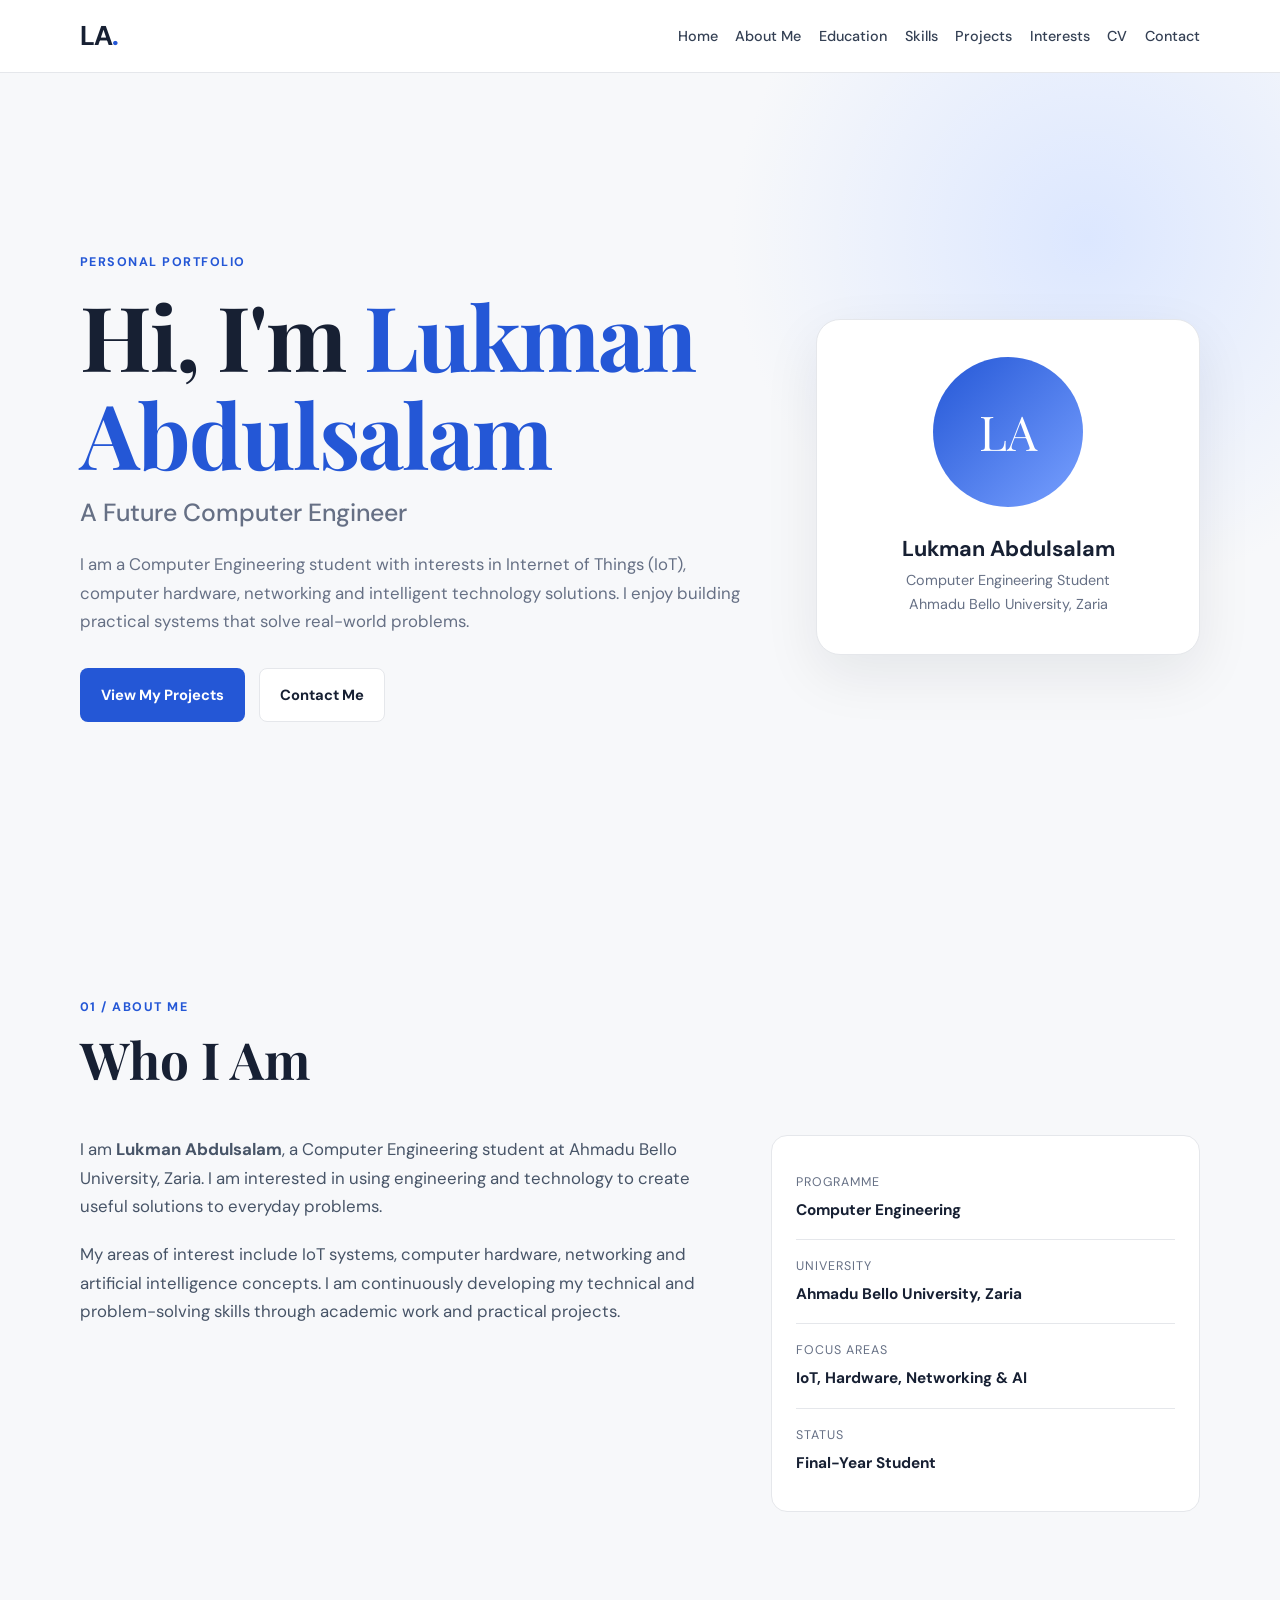
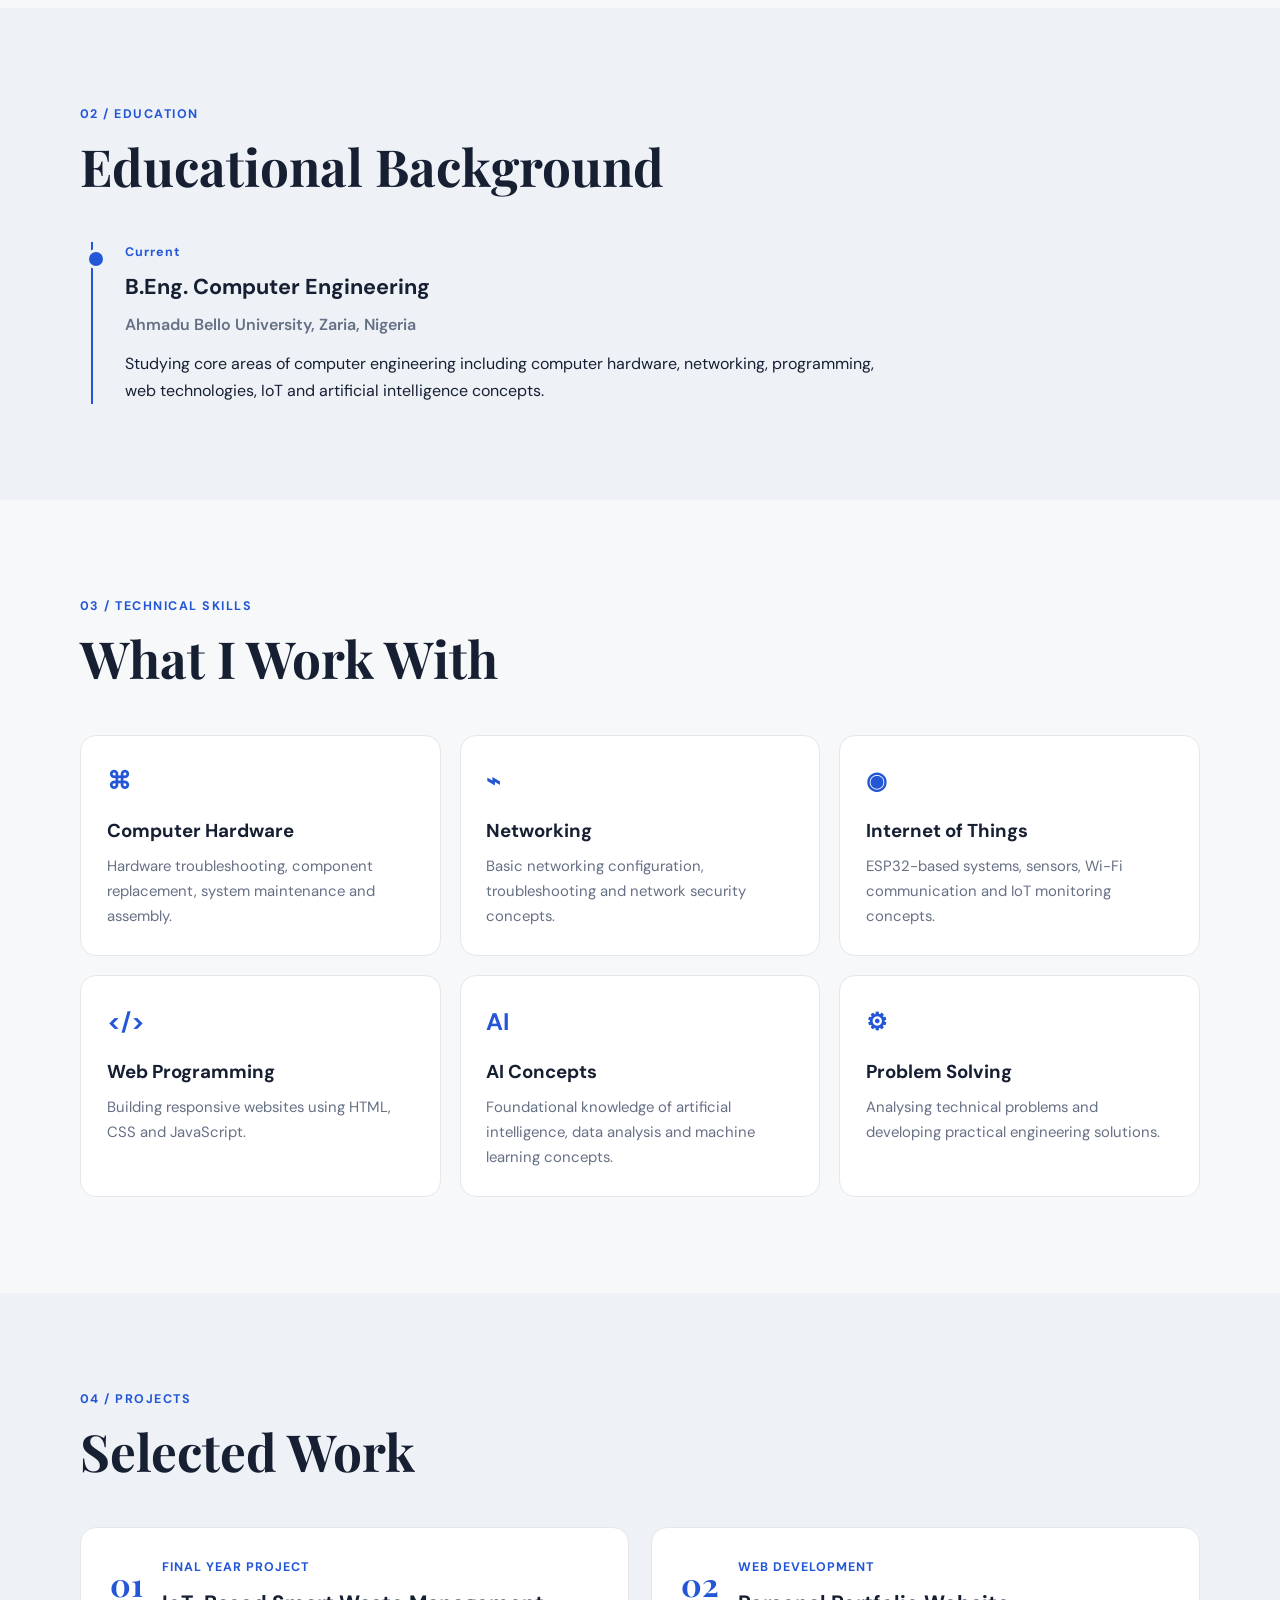
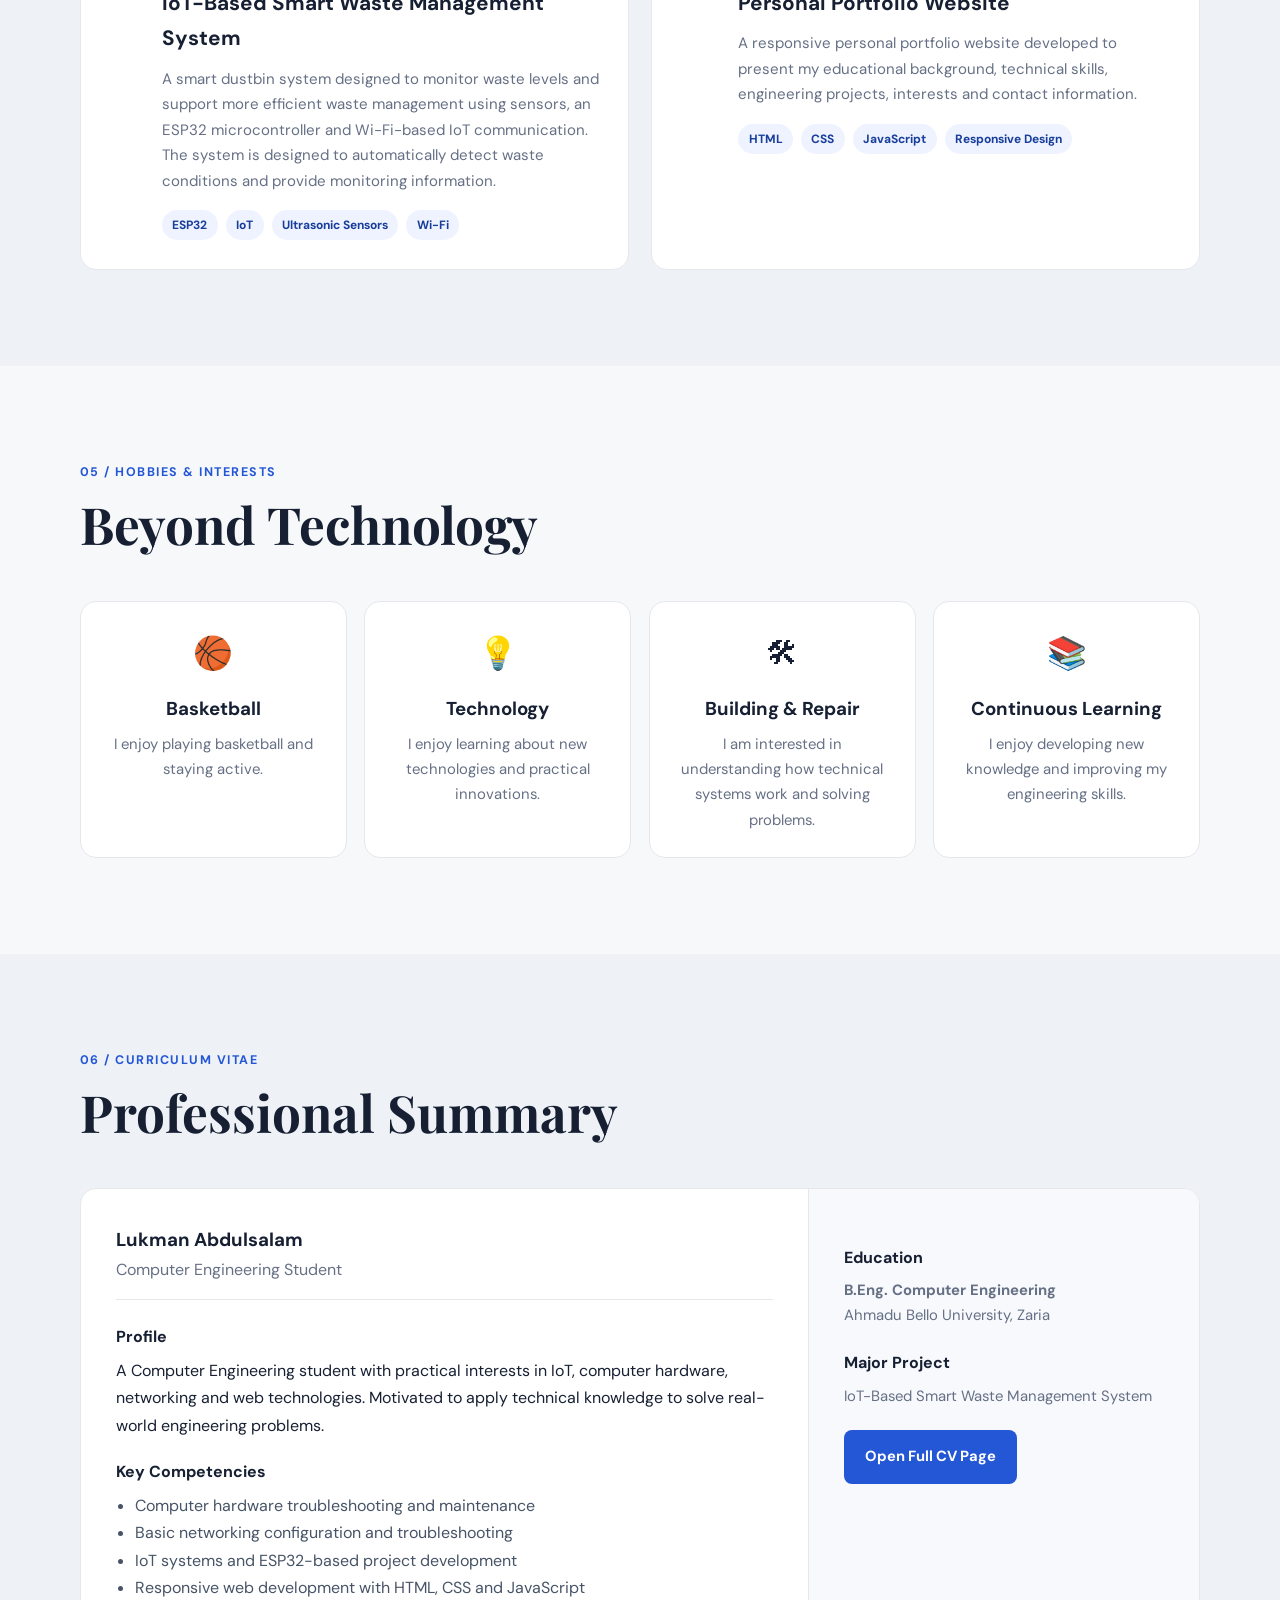
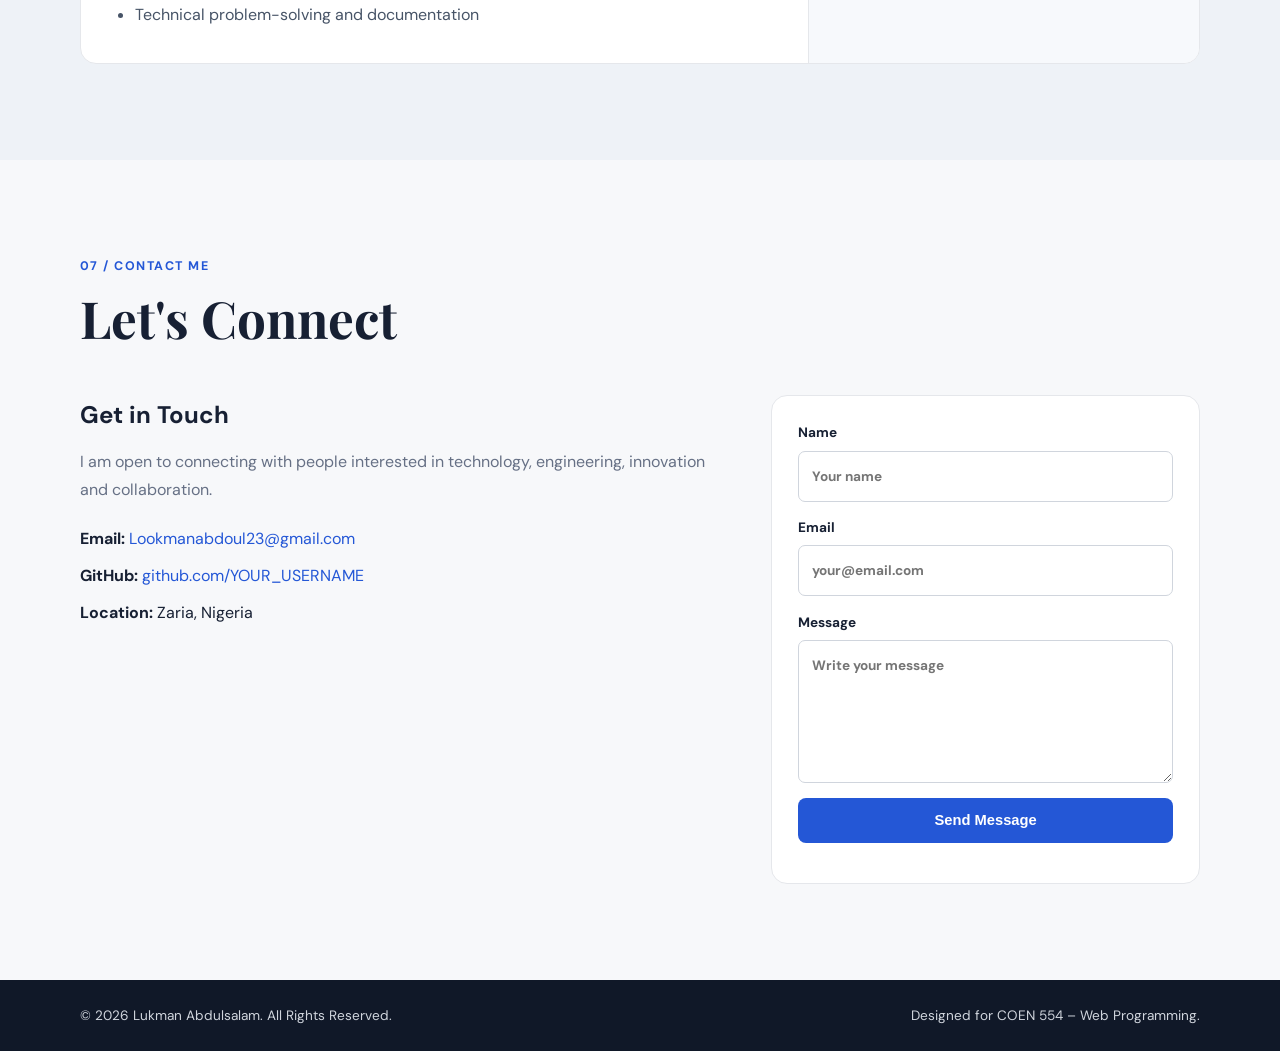
<file: index.html>
<!DOCTYPE html>
<html lang="en">
<head>
  <meta charset="UTF-8" />
  <meta name="viewport" content="width=device-width, initial-scale=1.0" />
  <meta name="description" content="Personal portfolio of Lukman Abdulsalam, a Computer Engineering student at Ahmadu Bello University, Zaria." />
  <title>Lukman Abdulsalam | Computer Engineer Portfolio</title>
  <link rel="stylesheet" href="style.css" />
</head>
<body>
  <header class="header">
    <nav class="navbar container">
      <a href="#home" class="logo">LA<span>.</span></a>
      <button class="menu-toggle" aria-label="Open navigation menu" aria-expanded="false">☰</button>
      <ul class="nav-links">
        <li><a href="#home">Home</a></li>
        <li><a href="#about">About Me</a></li>
        <li><a href="#education">Education</a></li>
        <li><a href="#skills">Skills</a></li>
        <li><a href="#projects">Projects</a></li>
        <li><a href="#hobbies">Interests</a></li>
        <li><a href="#cv">CV</a></li>
        <li><a href="#contact">Contact</a></li>
      </ul>
    </nav>
  </header>

  <main>
    <!-- HOME -->
    <section id="home" class="hero">
      <div class="container hero-grid">
        <div class="hero-content">
          <p class="eyebrow">PERSONAL PORTFOLIO</p>
          <h1>Hi, I'm <span>Lukman Abdulsalam</span></h1>
          <h2>A Future Computer Engineer</h2>
          <p class="hero-text">
            I am a Computer Engineering student with interests in Internet of Things (IoT),
            computer hardware, networking and intelligent technology solutions. I enjoy building
            practical systems that solve real-world problems.
          </p>
          <div class="hero-buttons">
            <a href="#projects" class="btn btn-primary">View My Projects</a>
            <a href="#contact" class="btn btn-outline">Contact Me</a>
          </div>
        </div>
        <div class="profile-card">
          <div class="profile-initials">LA</div>
          <div class="profile-info">
            <h3>Lukman Abdulsalam</h3>
            <p>Computer Engineering Student</p>
            <p>Ahmadu Bello University, Zaria</p>
          </div>
        </div>
      </div>
    </section>

    <!-- ABOUT -->
    <section id="about" class="section">
      <div class="container">
        <div class="section-heading">
          <p class="eyebrow">01 / ABOUT ME</p>
          <h2>Who I Am</h2>
        </div>
        <div class="about-grid">
          <div>
            <p>
              I am <strong>Lukman Abdulsalam</strong>, a Computer Engineering student at
              Ahmadu Bello University, Zaria. I am interested in using engineering and technology
              to create useful solutions to everyday problems.
            </p>
            <p>
              My areas of interest include IoT systems, computer hardware, networking and
              artificial intelligence concepts. I am continuously developing my technical and
              problem-solving skills through academic work and practical projects.
            </p>
          </div>
          <div class="facts-card">
            <div><span>Programme</span><strong>Computer Engineering</strong></div>
            <div><span>University</span><strong>Ahmadu Bello University, Zaria</strong></div>
            <div><span>Focus Areas</span><strong>IoT, Hardware, Networking & AI</strong></div>
            <div><span>Status</span><strong>Final-Year Student</strong></div>
          </div>
        </div>
      </div>
    </section>

    <!-- EDUCATION -->
    <section id="education" class="section section-alt">
      <div class="container">
        <div class="section-heading">
          <p class="eyebrow">02 / EDUCATION</p>
          <h2>Educational Background</h2>
        </div>
        <div class="timeline">
          <article class="timeline-item">
            <div class="timeline-dot"></div>
            <div>
              <p class="date">Current</p>
              <h3>B.Eng. Computer Engineering</h3>
              <p class="place">Ahmadu Bello University, Zaria, Nigeria</p>
              <p>
                Studying core areas of computer engineering including computer hardware,
                networking, programming, web technologies, IoT and artificial intelligence concepts.
              </p>
            </div>
          </article>
        </div>
      </div>
    </section>

    <!-- SKILLS -->
    <section id="skills" class="section">
      <div class="container">
        <div class="section-heading">
          <p class="eyebrow">03 / TECHNICAL SKILLS</p>
          <h2>What I Work With</h2>
        </div>
        <div class="skills-grid">
          <article class="skill-card">
            <div class="skill-icon">⌘</div>
            <h3>Computer Hardware</h3>
            <p>Hardware troubleshooting, component replacement, system maintenance and assembly.</p>
          </article>
          <article class="skill-card">
            <div class="skill-icon">⌁</div>
            <h3>Networking</h3>
            <p>Basic networking configuration, troubleshooting and network security concepts.</p>
          </article>
          <article class="skill-card">
            <div class="skill-icon">◉</div>
            <h3>Internet of Things</h3>
            <p>ESP32-based systems, sensors, Wi-Fi communication and IoT monitoring concepts.</p>
          </article>
          <article class="skill-card">
            <div class="skill-icon">&lt;/&gt;</div>
            <h3>Web Programming</h3>
            <p>Building responsive websites using HTML, CSS and JavaScript.</p>
          </article>
          <article class="skill-card">
            <div class="skill-icon">AI</div>
            <h3>AI Concepts</h3>
            <p>Foundational knowledge of artificial intelligence, data analysis and machine learning concepts.</p>
          </article>
          <article class="skill-card">
            <div class="skill-icon">⚙</div>
            <h3>Problem Solving</h3>
            <p>Analysing technical problems and developing practical engineering solutions.</p>
          </article>
        </div>
      </div>
    </section>

    <!-- PROJECTS -->
    <section id="projects" class="section section-alt">
      <div class="container">
        <div class="section-heading">
          <p class="eyebrow">04 / PROJECTS</p>
          <h2>Selected Work</h2>
        </div>
        <div class="projects-grid">
          <article class="project-card featured">
            <div class="project-number">01</div>
            <div class="project-content">
              <p class="project-tag">FINAL YEAR PROJECT</p>
              <h3>IoT-Based Smart Waste Management System</h3>
              <p>
                A smart dustbin system designed to monitor waste levels and support more efficient
                waste management using sensors, an ESP32 microcontroller and Wi-Fi-based IoT communication.
                The system is designed to automatically detect waste conditions and provide monitoring information.
              </p>
              <div class="tags">
                <span>ESP32</span><span>IoT</span><span>Ultrasonic Sensors</span><span>Wi-Fi</span>
              </div>
            </div>
          </article>

          <article class="project-card">
            <div class="project-number">02</div>
            <div class="project-content">
              <p class="project-tag">WEB DEVELOPMENT</p>
              <h3>Personal Portfolio Website</h3>
              <p>
                A responsive personal portfolio website developed to present my educational
                background, technical skills, engineering projects, interests and contact information.
              </p>
              <div class="tags">
                <span>HTML</span><span>CSS</span><span>JavaScript</span><span>Responsive Design</span>
              </div>
            </div>
          </article>
        </div>
      </div>
    </section>

    <!-- HOBBIES -->
    <section id="hobbies" class="section">
      <div class="container">
        <div class="section-heading">
          <p class="eyebrow">05 / HOBBIES & INTERESTS</p>
          <h2>Beyond Technology</h2>
        </div>
        <div class="interest-grid">
          <div class="interest-card"><span>🏀</span><h3>Basketball</h3><p>I enjoy playing basketball and staying active.</p></div>
          <div class="interest-card"><span>💡</span><h3>Technology</h3><p>I enjoy learning about new technologies and practical innovations.</p></div>
          <div class="interest-card"><span>🛠</span><h3>Building & Repair</h3><p>I am interested in understanding how technical systems work and solving problems.</p></div>
          <div class="interest-card"><span>📚</span><h3>Continuous Learning</h3><p>I enjoy developing new knowledge and improving my engineering skills.</p></div>
        </div>
      </div>
    </section>

    <!-- CV -->
    <section id="cv" class="section section-alt">
      <div class="container">
        <div class="section-heading">
          <p class="eyebrow">06 / CURRICULUM VITAE</p>
          <h2>Professional Summary</h2>
        </div>
        <div class="cv-card">
          <div class="cv-main">
            <h3>Lukman Abdulsalam</h3>
            <p class="cv-title">Computer Engineering Student</p>
            <hr>
            <h4>Profile</h4>
            <p>
              A Computer Engineering student with practical interests in IoT, computer hardware,
              networking and web technologies. Motivated to apply technical knowledge to solve
              real-world engineering problems.
            </p>
            <h4>Key Competencies</h4>
            <ul>
              <li>Computer hardware troubleshooting and maintenance</li>
              <li>Basic networking configuration and troubleshooting</li>
              <li>IoT systems and ESP32-based project development</li>
              <li>Responsive web development with HTML, CSS and JavaScript</li>
              <li>Technical problem-solving and documentation</li>
            </ul>
          </div>
          <aside class="cv-side">
            <h4>Education</h4>
            <p><strong>B.Eng. Computer Engineering</strong><br>Ahmadu Bello University, Zaria</p>
            <h4>Major Project</h4>
            <p>IoT-Based Smart Waste Management System</p>
            <a class="btn btn-primary" href="cv.html">Open Full CV Page</a>
          </aside>
        </div>
      </div>
    </section>

    <!-- CONTACT -->
    <section id="contact" class="section">
      <div class="container">
        <div class="section-heading">
          <p class="eyebrow">07 / CONTACT ME</p>
          <h2>Let's Connect</h2>
        </div>
        <div class="contact-grid">
          <div>
            <h3>Get in Touch</h3>
            <p>
              I am open to connecting with people interested in technology, engineering,
              innovation and collaboration.
            </p>
            <div class="contact-list">
              <p><strong>Email:</strong> <a href="mailto:Lookmanabdoul23@gmail.com">Lookmanabdoul23@gmail.com</a></p>
              <p><strong>GitHub:</strong> <a href="https://github.com/YOUR_USERNAME" target="_blank" rel="noopener">github.com/YOUR_USERNAME</a></p>
              <p><strong>Location:</strong> Zaria, Nigeria</p>
            </div>
          </div>
          <form class="contact-form" onsubmit="sendMessage(event)">
            <label>Name<input type="text" required placeholder="Your name"></label>
            <label>Email<input type="email" required placeholder="your@email.com"></label>
            <label>Message<textarea required rows="5" placeholder="Write your message"></textarea></label>
            <button class="btn btn-primary" type="submit">Send Message</button>
            <p id="form-message" aria-live="polite"></p>
          </form>
        </div>
      </div>
    </section>
  </main>

  <footer>
    <div class="container footer-content">
      <p>© <span id="year"></span> Lukman Abdulsalam. All Rights Reserved.</p>
      <p>Designed for COEN 554 – Web Programming.</p>
    </div>
  </footer>

  <script src="script.js"></script>
</body>
</html>
</file>
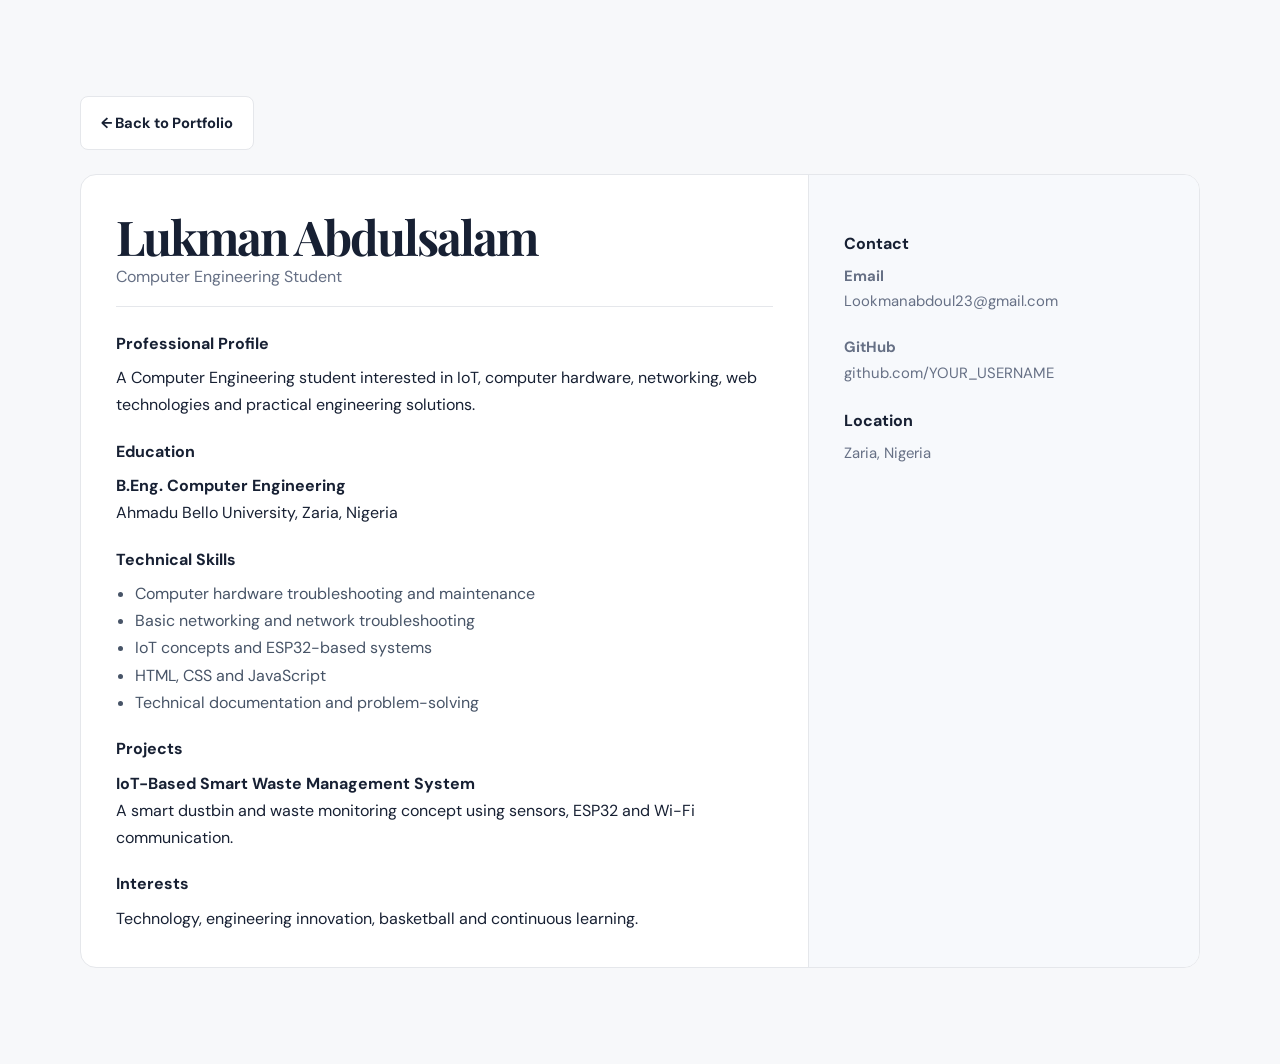
<file: cv.html>
<!DOCTYPE html>
<html lang="en">
<head>
  <meta charset="UTF-8">
  <meta name="viewport" content="width=device-width, initial-scale=1.0">
  <title>CV | Lukman Abdulsalam</title>
  <link rel="stylesheet" href="style.css">
</head>
<body>
  <main class="section">
    <div class="container">
      <a href="index.html#cv" class="btn btn-outline">← Back to Portfolio</a>
      <div class="cv-card" style="margin-top:1.5rem;">
        <div class="cv-main">
          <h1 style="font-size:3rem;">Lukman Abdulsalam</h1>
          <p class="cv-title">Computer Engineering Student</p>
          <hr>
          <h4>Professional Profile</h4>
          <p>A Computer Engineering student interested in IoT, computer hardware, networking, web technologies and practical engineering solutions.</p>
          <h4>Education</h4>
          <p><strong>B.Eng. Computer Engineering</strong><br>Ahmadu Bello University, Zaria, Nigeria</p>
          <h4>Technical Skills</h4>
          <ul>
            <li>Computer hardware troubleshooting and maintenance</li>
            <li>Basic networking and network troubleshooting</li>
            <li>IoT concepts and ESP32-based systems</li>
            <li>HTML, CSS and JavaScript</li>
            <li>Technical documentation and problem-solving</li>
          </ul>
          <h4>Projects</h4>
          <p><strong>IoT-Based Smart Waste Management System</strong><br>A smart dustbin and waste monitoring concept using sensors, ESP32 and Wi-Fi communication.</p>
          <h4>Interests</h4>
          <p>Technology, engineering innovation, basketball and continuous learning.</p>
        </div>
        <aside class="cv-side">
          <h4>Contact</h4>
          <p><strong>Email</strong><br>Lookmanabdoul23@gmail.com</p>
          <p><strong>GitHub</strong><br>github.com/YOUR_USERNAME</p>
          <h4>Location</h4>
          <p>Zaria, Nigeria</p>
        </aside>
      </div>
    </div>
  </main>
</body>
</html>
</file>
<file: style.css>
@import url('https://fonts.googleapis.com/css2?family=DM+Sans:wght@400;500;600;700&family=Playfair+Display:wght@600;700&display=swap');

:root {
  --bg: #f7f8fa;
  --surface: #ffffff;
  --text: #172033;
  --muted: #667085;
  --accent: #2457d6;
  --accent-dark: #183d9a;
  --line: #e5e7eb;
  --dark: #101828;
  --max: 1120px;
}

* { box-sizing: border-box; margin: 0; padding: 0; }
html { scroll-behavior: smooth; scroll-padding-top: 85px; }
body { font-family: "DM Sans", sans-serif; background: var(--bg); color: var(--text); line-height: 1.7; }
a { color: inherit; text-decoration: none; }
.container { width: min(92%, var(--max)); margin-inline: auto; }

.header { position: sticky; top: 0; z-index: 100; background: rgba(255,255,255,.94); backdrop-filter: blur(12px); border-bottom: 1px solid var(--line); }
.navbar { min-height: 72px; display: flex; align-items: center; justify-content: space-between; }
.logo { font-size: 1.7rem; font-weight: 700; letter-spacing: -1px; }
.logo span { color: var(--accent); }
.nav-links { display: flex; list-style: none; gap: 1.1rem; align-items: center; }
.nav-links a { font-size: .9rem; color: #344054; font-weight: 500; }
.nav-links a:hover { color: var(--accent); }
.menu-toggle { display: none; border: 0; background: transparent; font-size: 1.7rem; cursor: pointer; }

.hero { min-height: calc(100vh - 72px); display: grid; place-items: center; padding: 4rem 0; background: radial-gradient(circle at 85% 20%, #dce7ff 0, transparent 28%), var(--bg); }
.hero-grid { display: grid; grid-template-columns: 1.4fr .8fr; gap: 4rem; align-items: center; }
.eyebrow { color: var(--accent); font-size: .78rem; font-weight: 700; letter-spacing: .12em; margin-bottom: .8rem; }
h1,h2 { font-family: "Playfair Display", serif; line-height: 1.1; }
h1 { font-size: clamp(3rem, 7vw, 5.7rem); letter-spacing: -2px; }
h1 span { color: var(--accent); }
.hero h2 { margin-top: 1rem; font-family: "DM Sans", sans-serif; font-size: clamp(1.15rem, 2vw, 1.55rem); color: var(--muted); font-weight: 500; }
.hero-text { margin-top: 1.5rem; max-width: 680px; color: var(--muted); font-size: 1.05rem; }
.hero-buttons { display: flex; gap: .9rem; flex-wrap: wrap; margin-top: 2rem; }

.btn { display: inline-block; border-radius: 8px; padding: .85rem 1.25rem; font-weight: 700; font-size: .92rem; transition: .2s; cursor: pointer; border: 1px solid transparent; }
.btn-primary { background: var(--accent); color: white; }
.btn-primary:hover { background: var(--accent-dark); transform: translateY(-2px); }
.btn-outline { border-color: var(--line); background: white; }
.btn-outline:hover { border-color: var(--accent); color: var(--accent); }

.profile-card { background: var(--surface); border: 1px solid var(--line); border-radius: 24px; padding: 2.3rem; box-shadow: 0 20px 55px rgba(16,24,40,.08); text-align: center; }
.profile-initials { width: 150px; height: 150px; border-radius: 50%; display: grid; place-items: center; margin: auto; background: linear-gradient(135deg, var(--accent), #78a0ff); color: white; font-size: 3rem; font-family: "Playfair Display", serif; }
.profile-info h3 { margin-top: 1.5rem; font-size: 1.35rem; }
.profile-info p { color: var(--muted); font-size: .9rem; }

.section { padding: 6rem 0; }
.section-alt { background: #eef2f7; }
.section-heading { margin-bottom: 3rem; max-width: 700px; }
.section-heading h2 { font-size: clamp(2.1rem, 4vw, 3.3rem); }

.about-grid, .contact-grid { display: grid; grid-template-columns: 1.2fr .8fr; gap: 3rem; }
.about-grid p { margin-bottom: 1.2rem; color: #475467; font-size: 1.05rem; }
.facts-card, .cv-card, .project-card, .skill-card, .interest-card { background: var(--surface); border: 1px solid var(--line); border-radius: 16px; }
.facts-card { padding: 1.2rem 1.5rem; }
.facts-card div { padding: 1rem 0; border-bottom: 1px solid var(--line); display: grid; gap: .25rem; }
.facts-card div:last-child { border: 0; }
.facts-card span { font-size: .78rem; text-transform: uppercase; letter-spacing: .08em; color: var(--muted); }
.facts-card strong { font-size: .96rem; }

.timeline { border-left: 2px solid var(--accent); margin-left: .7rem; padding-left: 2rem; }
.timeline-item { position: relative; max-width: 760px; }
.timeline-dot { position: absolute; width: 14px; height: 14px; border-radius: 50%; background: var(--accent); left: -2.45rem; top: .4rem; border: 3px solid #eef2f7; box-sizing: content-box; }
.date, .project-tag { font-size: .78rem; color: var(--accent); font-weight: 700; letter-spacing: .08em; }
.timeline h3 { font-size: 1.35rem; margin: .35rem 0; }
.place { color: var(--muted); font-weight: 600; margin-bottom: .7rem; }

.skills-grid { display: grid; grid-template-columns: repeat(3, 1fr); gap: 1.2rem; }
.skill-card { padding: 1.6rem; transition: transform .2s, box-shadow .2s; }
.skill-card:hover, .interest-card:hover { transform: translateY(-5px); box-shadow: 0 15px 35px rgba(16,24,40,.08); }
.skill-icon { color: var(--accent); font-size: 1.5rem; font-weight: 700; margin-bottom: .8rem; }
.skill-card h3, .interest-card h3 { margin-bottom: .45rem; }
.skill-card p, .interest-card p { color: var(--muted); font-size: .93rem; }

.projects-grid { display: grid; grid-template-columns: 1fr 1fr; gap: 1.4rem; }
.project-card { padding: 1.8rem; display: flex; gap: 1.2rem; }
.project-number { font-family: "Playfair Display", serif; color: var(--accent); font-size: 2rem; font-weight: 700; }
.project-content h3 { font-size: 1.3rem; margin: .4rem 0 .7rem; }
.project-content > p:not(.project-tag) { color: var(--muted); font-size: .94rem; }
.tags { display: flex; flex-wrap: wrap; gap: .5rem; margin-top: 1rem; }
.tags span { padding: .3rem .65rem; background: #eef3ff; color: var(--accent-dark); border-radius: 999px; font-size: .75rem; font-weight: 700; }

.interest-grid { display: grid; grid-template-columns: repeat(4, 1fr); gap: 1.1rem; }
.interest-card { padding: 1.5rem; text-align: center; transition: transform .2s, box-shadow .2s; }
.interest-card > span { font-size: 2rem; display: block; margin-bottom: .8rem; }

.cv-card { display: grid; grid-template-columns: 1.3fr .7fr; overflow: hidden; }
.cv-main { padding: 2.2rem; }
.cv-side { padding: 2.2rem; background: #f7f9fc; border-left: 1px solid var(--line); }
.cv-title { color: var(--muted); margin-bottom: 1rem; }
.cv-main hr { border: 0; border-top: 1px solid var(--line); margin-bottom: 1.4rem; }
.cv-main h4, .cv-side h4 { margin: 1.2rem 0 .45rem; }
.cv-main ul { padding-left: 1.2rem; color: #475467; }
.cv-side p { color: var(--muted); margin-bottom: 1.3rem; font-size: .93rem; }

.contact-grid { align-items: start; }
.contact-grid h3 { font-size: 1.5rem; margin-bottom: .8rem; }
.contact-grid > div > p { color: var(--muted); }
.contact-list { margin-top: 1.4rem; }
.contact-list p { margin: .6rem 0; }
.contact-list a { color: var(--accent); word-break: break-word; }
.contact-form { background: var(--surface); padding: 1.6rem; border: 1px solid var(--line); border-radius: 16px; display: grid; gap: .9rem; }
.contact-form label { font-weight: 700; font-size: .85rem; display: grid; gap: .4rem; }
input, textarea { width: 100%; padding: .8rem; border: 1px solid #d0d5dd; border-radius: 7px; font: inherit; }
input:focus, textarea:focus { outline: 2px solid #c8d7ff; border-color: var(--accent); }
#form-message { color: var(--accent); font-size: .85rem; font-weight: 600; }

footer { background: var(--dark); color: #d0d5dd; padding: 1.5rem 0; }
.footer-content { display: flex; justify-content: space-between; gap: 1rem; font-size: .85rem; flex-wrap: wrap; }

@media (max-width: 900px) {
  .hero-grid, .about-grid, .contact-grid, .cv-card { grid-template-columns: 1fr; }
  .hero-grid { gap: 2.5rem; }
  .profile-card { max-width: 500px; width: 100%; }
  .skills-grid { grid-template-columns: repeat(2, 1fr); }
  .interest-grid { grid-template-columns: repeat(2, 1fr); }
  .projects-grid { grid-template-columns: 1fr; }
  .cv-side { border-left: 0; border-top: 1px solid var(--line); }
}

@media (max-width: 760px) {
  .menu-toggle { display: block; }
  .nav-links { position: absolute; top: 72px; left: 0; right: 0; display: none; flex-direction: column; align-items: stretch; gap: 0; background: white; border-bottom: 1px solid var(--line); padding: .5rem 4%; }
  .nav-links.open { display: flex; }
  .nav-links li { border-bottom: 1px solid #f2f4f7; }
  .nav-links a { display: block; padding: .8rem 0; }
  .section { padding: 4.2rem 0; }
}

@media (max-width: 560px) {
  .skills-grid, .interest-grid { grid-template-columns: 1fr; }
  .hero { padding: 3rem 0; }
  h1 { letter-spacing: -1px; }
  .profile-initials { width: 120px; height: 120px; }
  .footer-content { flex-direction: column; }
}
</file>
